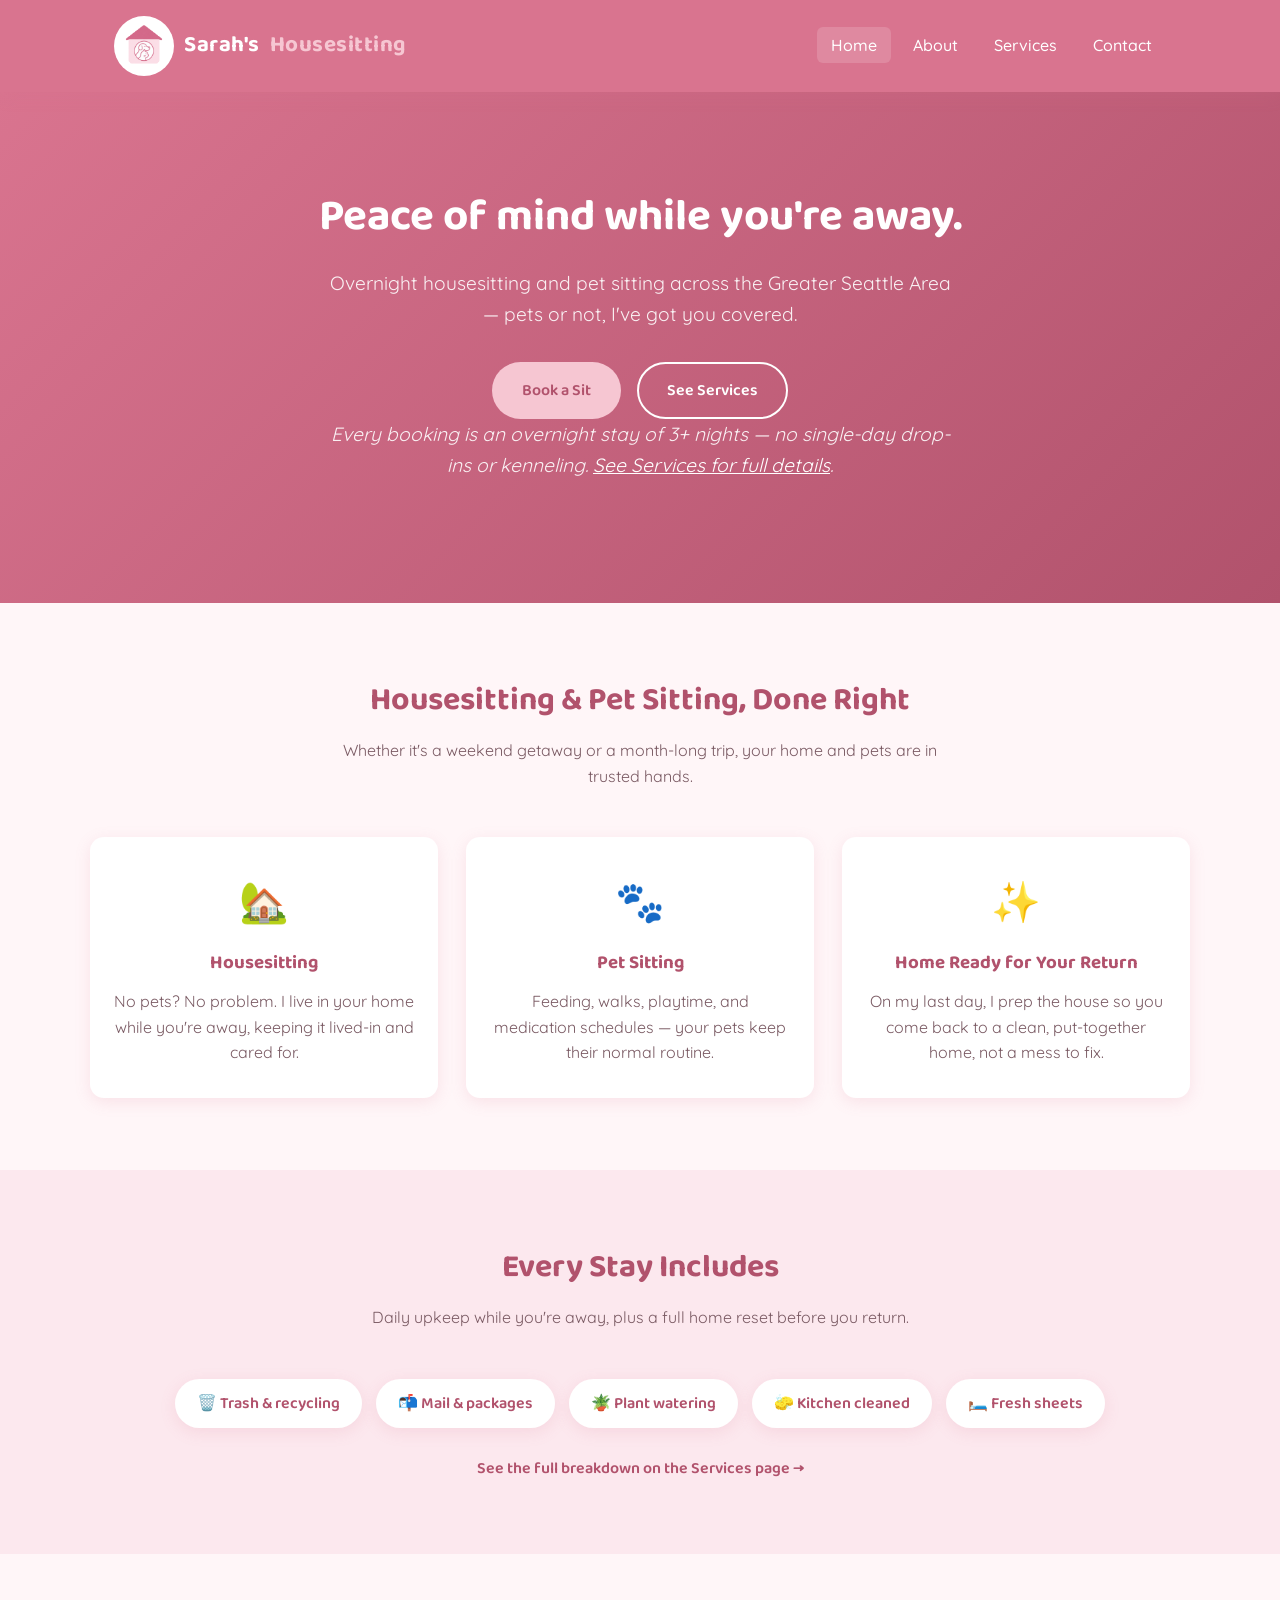
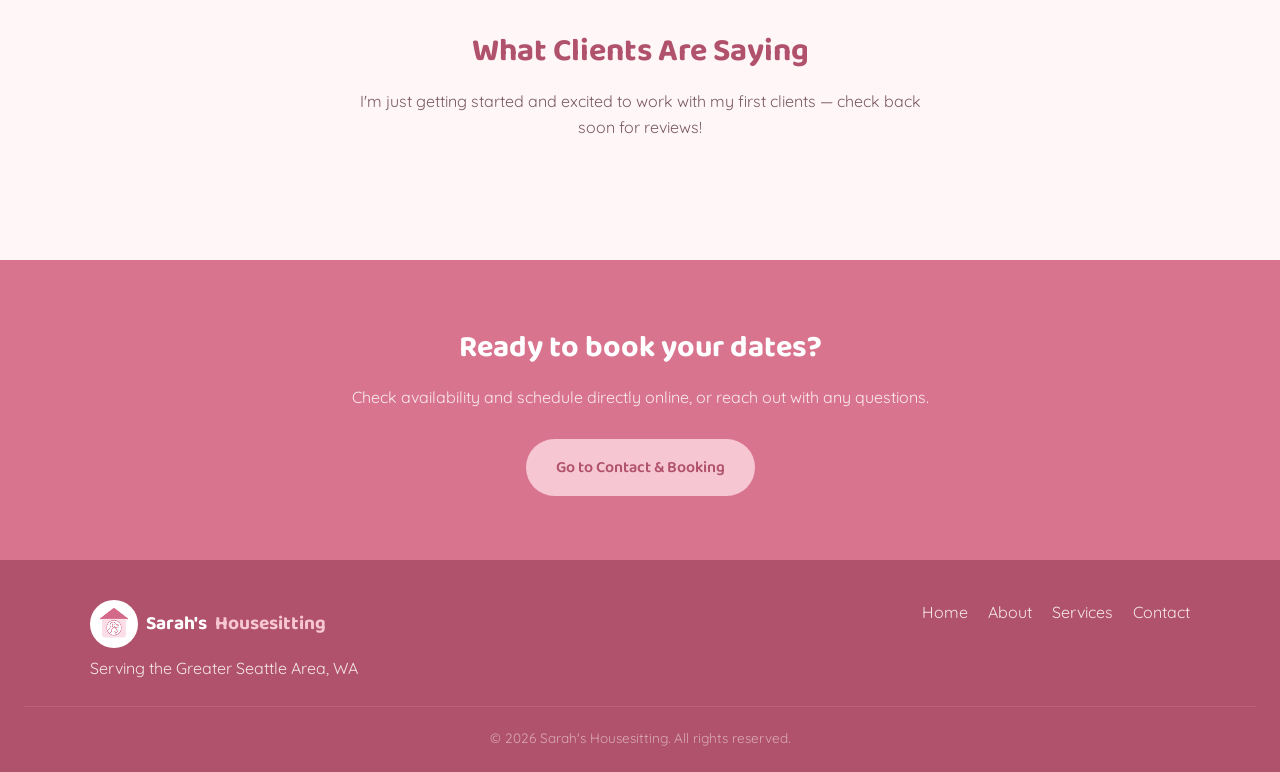
<file: index.html>
<!DOCTYPE html>
<html lang="en">
<head>
  <meta charset="UTF-8" />
  <meta name="viewport" content="width=device-width, initial-scale=1.0" />
  <title>Sarah's Housesitting | Trusted House &amp; Pet Sitting in Greater Seattle</title>
  <meta name="description" content="Sarah's Housesitting provides trusted, reliable house and pet sitting across the Greater Seattle Area, WA." />
  <link rel="icon" type="image/svg+xml" href="images/favicon.svg" />
  <meta property="og:title" content="Sarah's Housesitting | Trusted House &amp; Pet Sitting in Greater Seattle" />
  <meta property="og:description" content="Overnight house and pet sitting across the Greater Seattle Area, WA. Free consultation before every booking." />
  <meta property="og:type" content="website" />
  <link rel="preconnect" href="https://fonts.googleapis.com" />
  <link rel="preconnect" href="https://fonts.gstatic.com" crossorigin />
  <link href="https://fonts.googleapis.com/css2?family=Baloo+2:wght@500;600;700&family=Quicksand:wght@400;500;600;700&display=swap" rel="stylesheet" />
  <link rel="stylesheet" href="css/style.css" />
</head>
<body>

  <header class="site-header">
    <nav class="nav">
      <a href="index.html" class="nav-brand"><span class="brand-logo-wrap"><img src="images/logo-mark.png" alt="" class="brand-logo" /></span>Sarah's <span>Housesitting</span></a>
      <button class="nav-toggle" aria-label="Toggle navigation">
        <span></span><span></span><span></span>
      </button>
      <ul class="nav-links">
        <li><a href="index.html" class="active">Home</a></li>
        <li><a href="about.html">About</a></li>
        <li><a href="services.html">Services</a></li>
        <li><a href="contact.html">Contact</a></li>
      </ul>
    </nav>
  </header>

  <section class="hero">
    <h1>Peace of mind while you're away.</h1>
    <p>
      Overnight housesitting and pet sitting across the Greater Seattle Area &mdash; pets or not,
      I've got you covered.
    </p>
    <div class="hero-actions">
      <a href="contact.html" class="btn btn-primary">Book a Sit</a>
      <a href="services.html" class="btn btn-outline">See Services</a>
    </div>
    <p class="hero-note">
      Every booking is an overnight stay of 3+ nights &mdash; no single-day drop-ins or kenneling.
      <a href="services.html">See Services for full details</a>.
    </p>
  </section>

  <section>
    <h2 class="section-title">Housesitting &amp; Pet Sitting, Done Right</h2>
    <p class="section-subtitle">
      Whether it's a weekend getaway or a month-long trip, your home and pets are in trusted hands.
    </p>
    <div class="grid">
      <div class="card">
        <div class="icon">🏡</div>
        <h3>Housesitting</h3>
        <p>No pets? No problem. I live in your home while you're away, keeping it lived-in and cared for.</p>
      </div>
      <div class="card">
        <div class="icon">🐾</div>
        <h3>Pet Sitting</h3>
        <p>Feeding, walks, playtime, and medication schedules &mdash; your pets keep their normal routine.</p>
      </div>
      <div class="card">
        <div class="icon">✨</div>
        <h3>Home Ready for Your Return</h3>
        <p>On my last day, I prep the house so you come back to a clean, put-together home, not a mess to fix.</p>
      </div>
    </div>
  </section>

  <section class="alt">
    <h2 class="section-title">Every Stay Includes</h2>
    <p class="section-subtitle">
      Daily upkeep while you're away, plus a full home reset before you return.
    </p>
    <ul class="highlight-list">
      <li>🗑️ Trash &amp; recycling</li>
      <li>📬 Mail &amp; packages</li>
      <li>🪴 Plant watering</li>
      <li>🧽 Kitchen cleaned</li>
      <li>🛏️ Fresh sheets</li>
    </ul>
    <a href="services.html" class="section-link">See the full breakdown on the Services page &rarr;</a>
  </section>

  <section>
    <h2 class="section-title">What Clients Are Saying</h2>
    <p class="section-subtitle">
      I'm just getting started and excited to work with my first clients &mdash; check back soon for reviews!
    </p>
  </section>

  <section class="cta-band">
    <h2>Ready to book your dates?</h2>
    <p>Check availability and schedule directly online, or reach out with any questions.</p>
    <a href="contact.html" class="btn btn-primary">Go to Contact &amp; Booking</a>
  </section>

  <footer class="site-footer">
    <div class="footer-content">
      <div>
        <div class="footer-brand"><span class="brand-logo-wrap"><img src="images/logo-mark.png" alt="" class="brand-logo" /></span>Sarah's <span>Housesitting</span></div>
        <p>Serving the Greater Seattle Area, WA</p>
      </div>
      <ul class="footer-links">
        <li><a href="index.html">Home</a></li>
        <li><a href="about.html">About</a></li>
        <li><a href="services.html">Services</a></li>
        <li><a href="contact.html">Contact</a></li>
      </ul>
    </div>
    <div class="footer-bottom">
      &copy; <span id="year"></span> Sarah's Housesitting. All rights reserved.
    </div>
  </footer>

  <script src="js/main.js"></script>
</body>
</html>
</file>
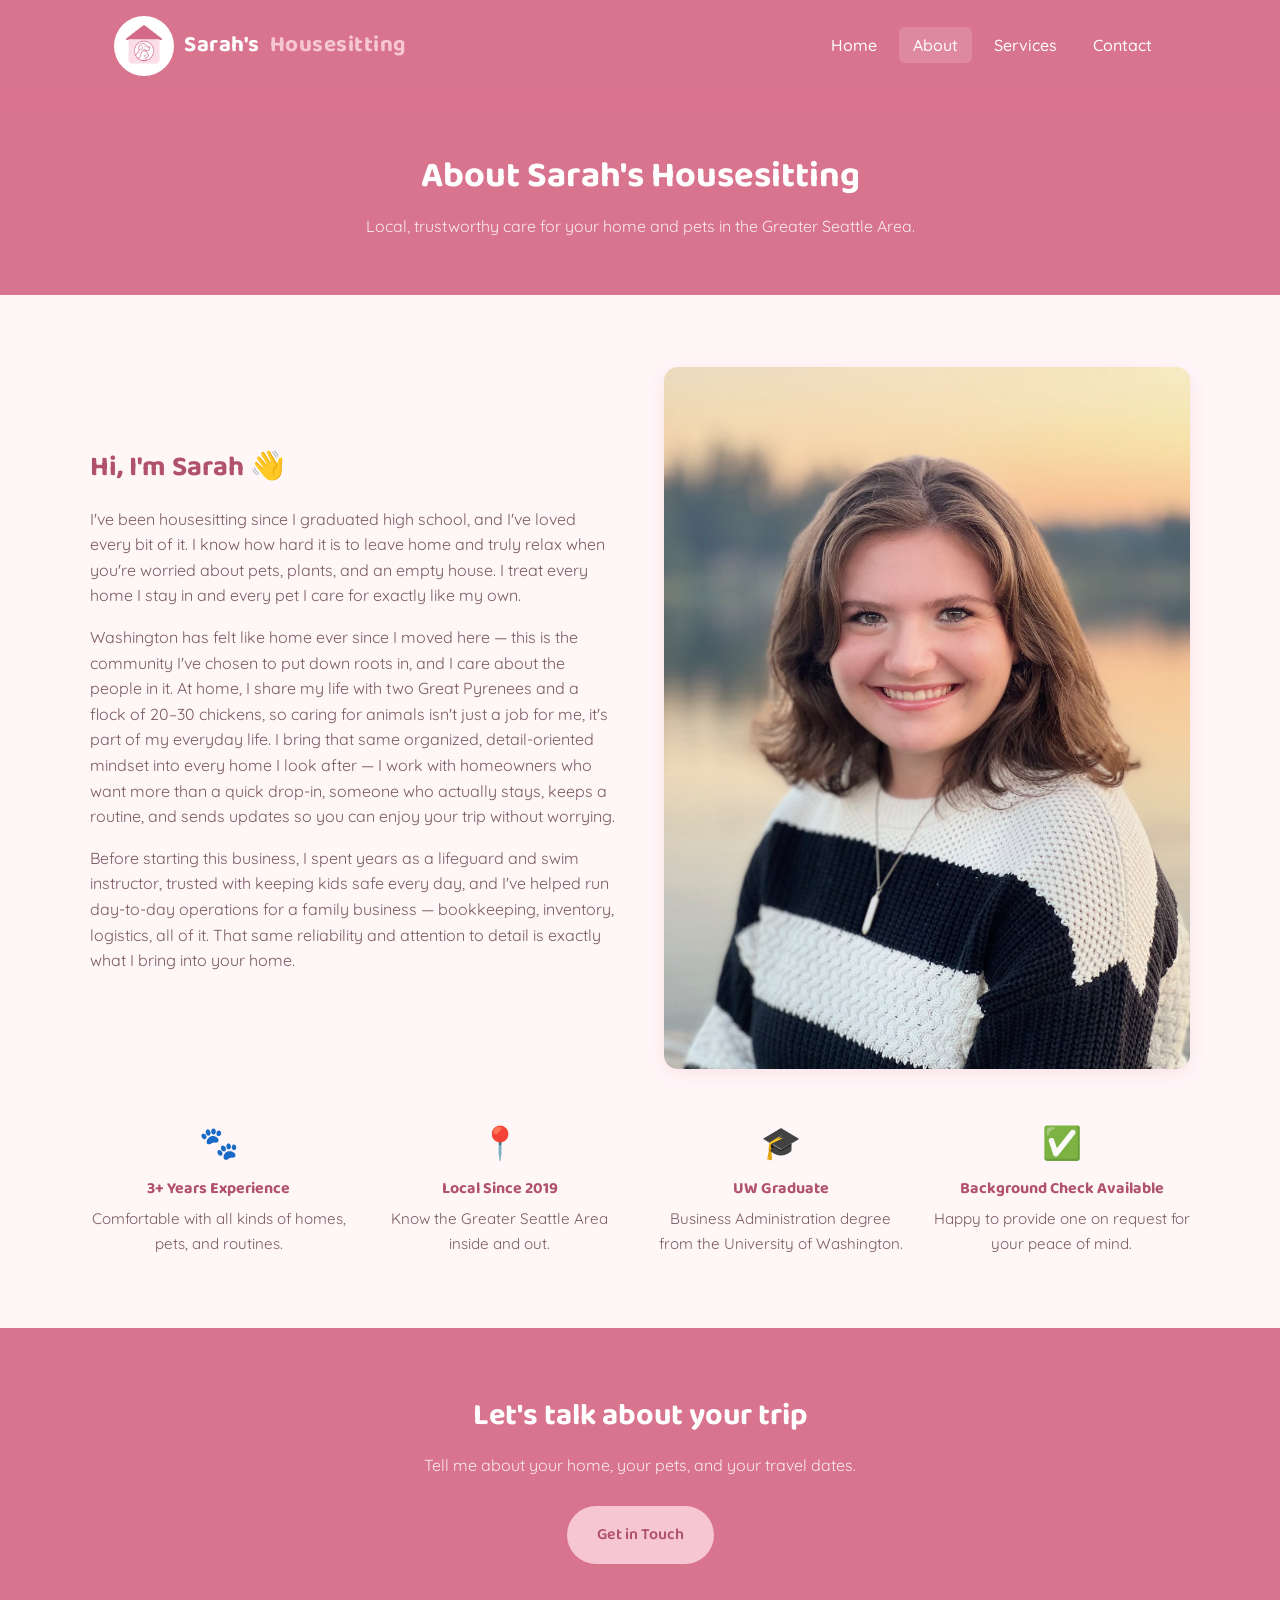
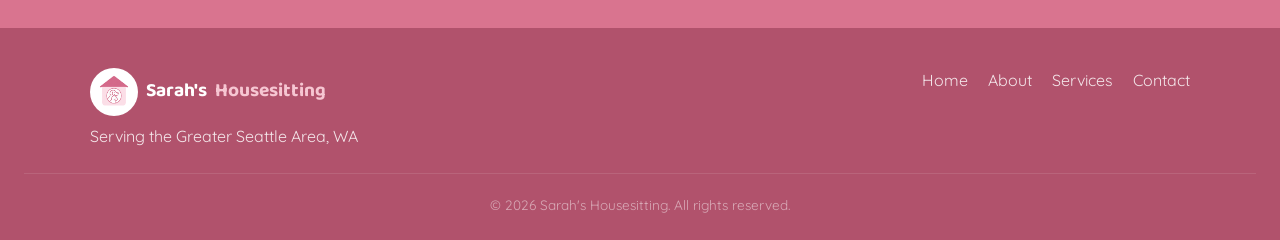
<file: about.html>
<!DOCTYPE html>
<html lang="en">
<head>
  <meta charset="UTF-8" />
  <meta name="viewport" content="width=device-width, initial-scale=1.0" />
  <title>About | Sarah's Housesitting</title>
  <meta name="description" content="Learn about Sarah's Housesitting, providing trusted house and pet sitting across the Greater Seattle Area, WA." />
  <link rel="icon" type="image/svg+xml" href="images/favicon.svg" />
  <meta property="og:title" content="About Sarah's Housesitting" />
  <meta property="og:description" content="Local, trustworthy house and pet sitting in the Greater Seattle Area, WA." />
  <meta property="og:type" content="website" />
  <link rel="preconnect" href="https://fonts.googleapis.com" />
  <link rel="preconnect" href="https://fonts.gstatic.com" crossorigin />
  <link href="https://fonts.googleapis.com/css2?family=Baloo+2:wght@500;600;700&family=Quicksand:wght@400;500;600;700&display=swap" rel="stylesheet" />
  <link rel="stylesheet" href="css/style.css" />
</head>
<body>

  <header class="site-header">
    <nav class="nav">
      <a href="index.html" class="nav-brand"><span class="brand-logo-wrap"><img src="images/logo-mark.png" alt="" class="brand-logo" /></span>Sarah's <span>Housesitting</span></a>
      <button class="nav-toggle" aria-label="Toggle navigation">
        <span></span><span></span><span></span>
      </button>
      <ul class="nav-links">
        <li><a href="index.html">Home</a></li>
        <li><a href="about.html" class="active">About</a></li>
        <li><a href="services.html">Services</a></li>
        <li><a href="contact.html">Contact</a></li>
      </ul>
    </nav>
  </header>

  <section class="page-hero">
    <h1>About Sarah's Housesitting</h1>
    <p>Local, trustworthy care for your home and pets in the Greater Seattle Area.</p>
  </section>

  <section>
    <div class="about-content">
      <div>
        <h2>Hi, I'm Sarah 👋</h2>
        <p>
          I've been housesitting since I graduated high school, and I've loved every bit of it.
          I know how hard it is to leave home and truly relax when you're worried about pets,
          plants, and an empty house. I treat every home I stay in and every pet I care for
          exactly like my own.
        </p>
        <p>
          Washington has felt like home ever since I moved here &mdash; this is the community I've
          chosen to put down roots in, and I care about the people in it. At home, I share my life
          with two Great Pyrenees and a flock of 20&ndash;30 chickens, so caring for animals isn't
          just a job for me, it's part of my everyday life. I bring that same organized,
          detail-oriented mindset into every home I look after &mdash; I work with homeowners who
          want more than a quick drop-in, someone who actually stays, keeps a routine, and sends
          updates so you can enjoy your trip without worrying.
        </p>
        <p>
          Before starting this business, I spent years as a lifeguard and swim instructor, trusted
          with keeping kids safe every day, and I've helped run day-to-day operations for a family
          business &mdash; bookkeeping, inventory, logistics, all of it. That same reliability and
          attention to detail is exactly what I bring into your home.
        </p>
      </div>
      <div>
        <img src="images/sarah-headshot.jpg" alt="Sarah, founder of Sarah's Housesitting" />
      </div>
    </div>

    <div class="values-grid">
      <div class="value">
        <div class="icon">🐾</div>
        <h4>3+ Years Experience</h4>
        <p>Comfortable with all kinds of homes, pets, and routines.</p>
      </div>
      <div class="value">
        <div class="icon">📍</div>
        <h4>Local Since 2019</h4>
        <p>Know the Greater Seattle Area inside and out.</p>
      </div>
      <div class="value">
        <div class="icon">🎓</div>
        <h4>UW Graduate</h4>
        <p>Business Administration degree from the University of Washington.</p>
      </div>
      <div class="value">
        <div class="icon">✅</div>
        <h4>Background Check Available</h4>
        <p>Happy to provide one on request for your peace of mind.</p>
      </div>
    </div>
  </section>

  <section class="cta-band">
    <h2>Let's talk about your trip</h2>
    <p>Tell me about your home, your pets, and your travel dates.</p>
    <a href="contact.html" class="btn btn-primary">Get in Touch</a>
  </section>

  <footer class="site-footer">
    <div class="footer-content">
      <div>
        <div class="footer-brand"><span class="brand-logo-wrap"><img src="images/logo-mark.png" alt="" class="brand-logo" /></span>Sarah's <span>Housesitting</span></div>
        <p>Serving the Greater Seattle Area, WA</p>
      </div>
      <ul class="footer-links">
        <li><a href="index.html">Home</a></li>
        <li><a href="about.html">About</a></li>
        <li><a href="services.html">Services</a></li>
        <li><a href="contact.html">Contact</a></li>
      </ul>
    </div>
    <div class="footer-bottom">
      &copy; <span id="year"></span> Sarah's Housesitting. All rights reserved.
    </div>
  </footer>

  <script src="js/main.js"></script>
</body>
</html>
</file>
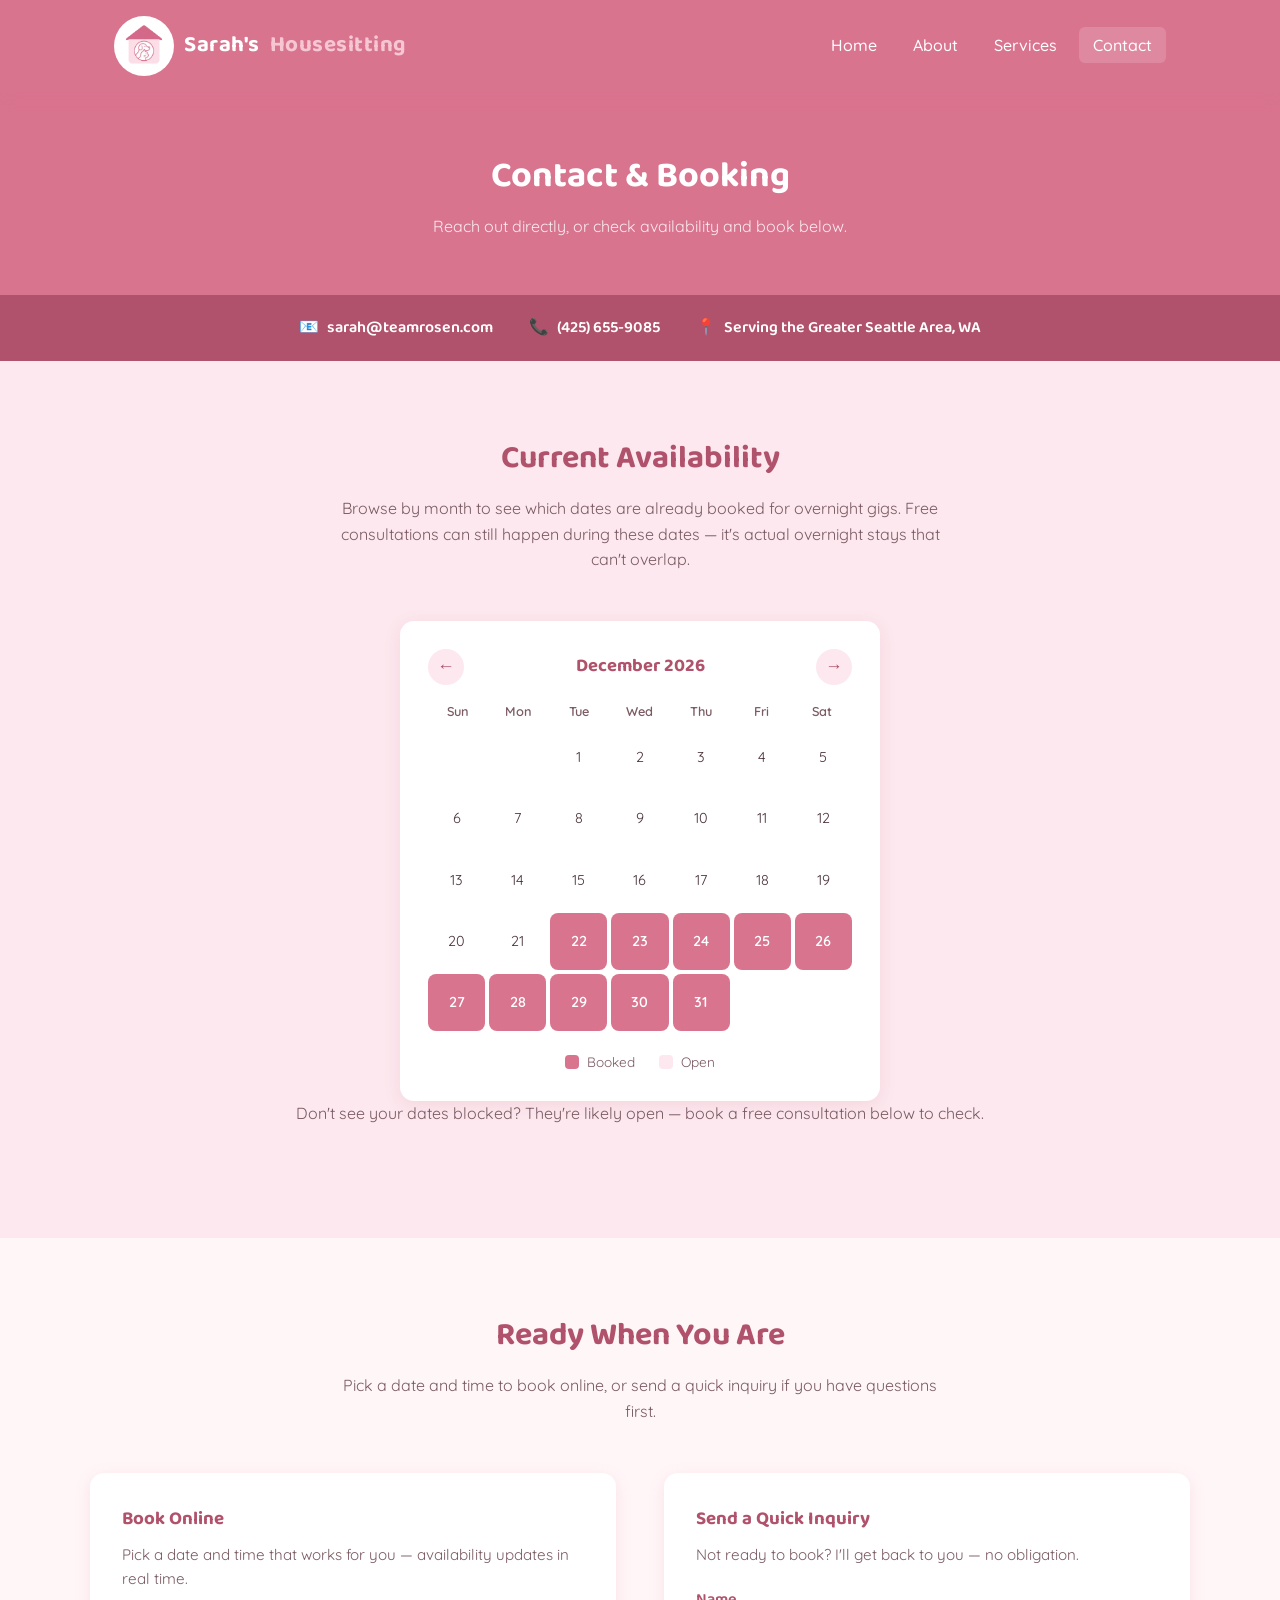
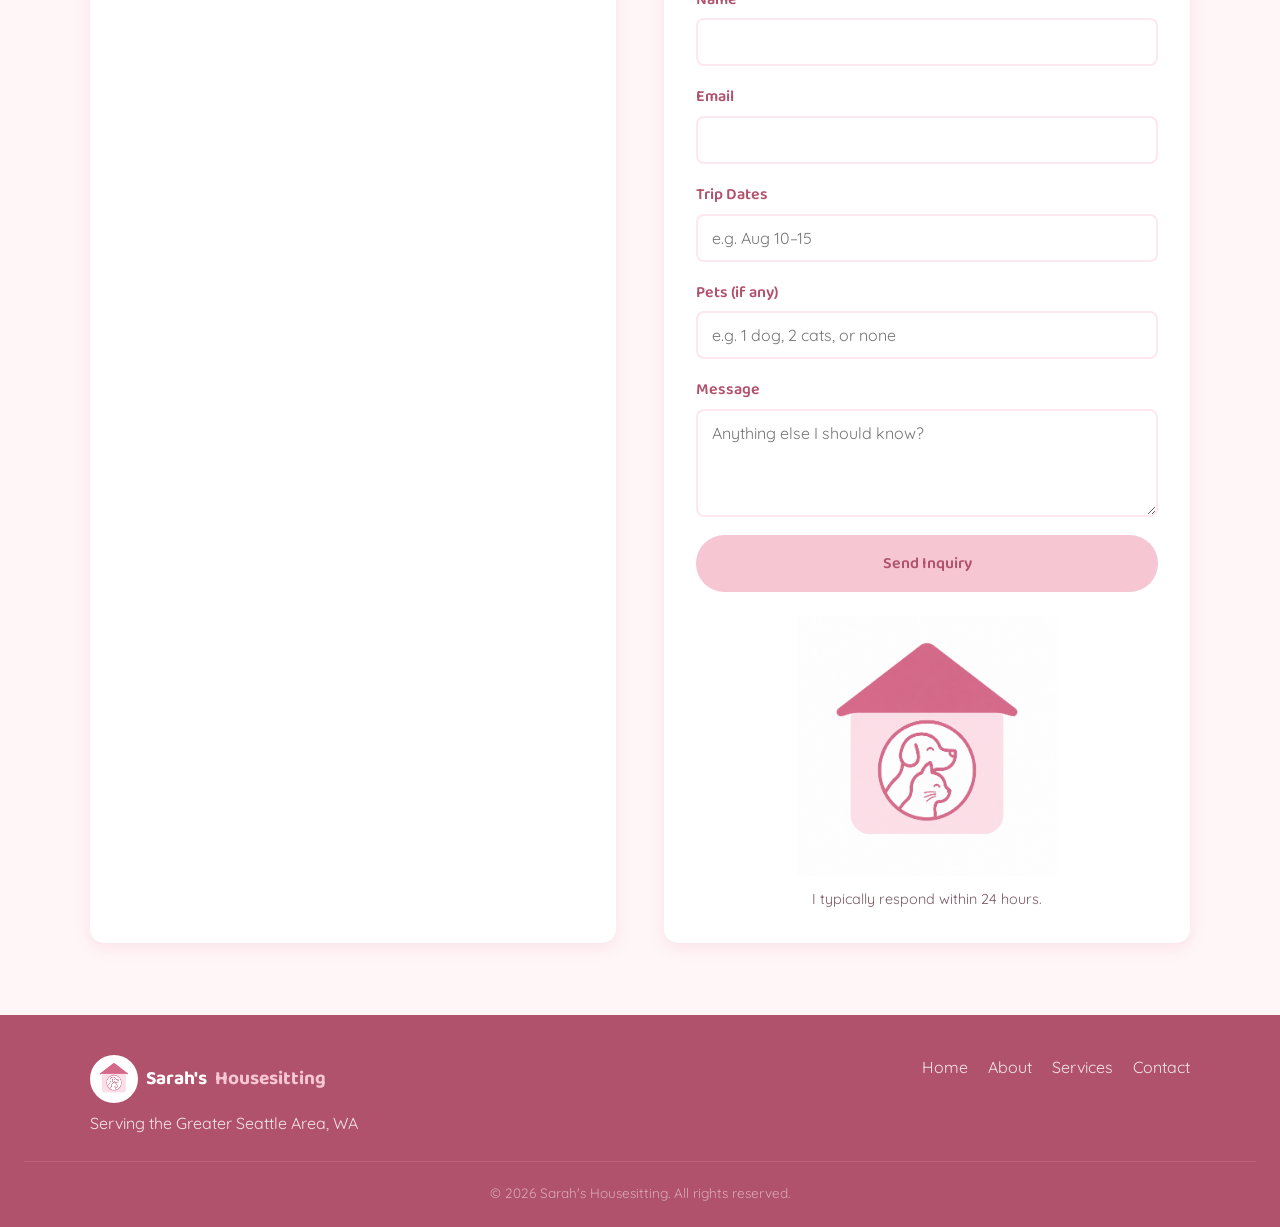
<file: contact.html>
<!DOCTYPE html>
<html lang="en">
<head>
  <meta charset="UTF-8" />
  <meta name="viewport" content="width=device-width, initial-scale=1.0" />
  <title>Contact &amp; Booking | Sarah's Housesitting</title>
  <meta name="description" content="Contact Sarah's Housesitting or book directly online. Serving the Greater Seattle Area, WA." />
  <link rel="icon" type="image/svg+xml" href="images/favicon.svg" />
  <meta property="og:title" content="Contact &amp; Booking | Sarah's Housesitting" />
  <meta property="og:description" content="Reach out or book your dates for house and pet sitting in the Greater Seattle Area, WA." />
  <meta property="og:type" content="website" />
  <link rel="preconnect" href="https://fonts.googleapis.com" />
  <link rel="preconnect" href="https://fonts.gstatic.com" crossorigin />
  <link href="https://fonts.googleapis.com/css2?family=Baloo+2:wght@500;600;700&family=Quicksand:wght@400;500;600;700&display=swap" rel="stylesheet" />
  <link rel="stylesheet" href="css/style.css" />
</head>
<body>

  <header class="site-header">
    <nav class="nav">
      <a href="index.html" class="nav-brand"><span class="brand-logo-wrap"><img src="images/logo-mark.png" alt="" class="brand-logo" /></span>Sarah's <span>Housesitting</span></a>
      <button class="nav-toggle" aria-label="Toggle navigation">
        <span></span><span></span><span></span>
      </button>
      <ul class="nav-links">
        <li><a href="index.html">Home</a></li>
        <li><a href="about.html">About</a></li>
        <li><a href="services.html">Services</a></li>
        <li><a href="contact.html" class="active">Contact</a></li>
      </ul>
    </nav>
  </header>

  <section class="page-hero">
    <h1>Contact &amp; Booking</h1>
    <p>Reach out directly, or check availability and book below.</p>
  </section>

  <section class="contact-ribbon">
    <div class="ribbon-content">
      <a href="mailto:sarah@teamrosen.com" class="ribbon-item">
        <span class="icon">📧</span> sarah@teamrosen.com
      </a>
      <a href="tel:+14256559085" class="ribbon-item">
        <span class="icon">📞</span> (425) 655-9085
      </a>
      <span class="ribbon-item">
        <span class="icon">📍</span> Serving the Greater Seattle Area, WA
      </span>
    </div>
  </section>

  <section class="alt">
    <h2 class="section-title">Current Availability</h2>
    <p class="section-subtitle">
      Browse by month to see which dates are already booked for overnight gigs. Free consultations
      can still happen during these dates &mdash; it's actual overnight stays that can't overlap.
    </p>
    <div class="availability-calendar">
      <div class="cal-header">
        <button type="button" id="cal-prev" class="cal-nav-btn" aria-label="Previous month">&larr;</button>
        <h3 id="cal-month-label"></h3>
        <button type="button" id="cal-next" class="cal-nav-btn" aria-label="Next month">&rarr;</button>
      </div>
      <div class="cal-weekdays">
        <span>Sun</span><span>Mon</span><span>Tue</span><span>Wed</span><span>Thu</span><span>Fri</span><span>Sat</span>
      </div>
      <div class="cal-grid" id="cal-grid"></div>
      <div class="cal-legend">
        <span class="cal-legend-item"><span class="cal-dot booked"></span> Booked</span>
        <span class="cal-legend-item"><span class="cal-dot open"></span> Open</span>
      </div>
    </div>
    <p class="pricing-note">
      Don't see your dates blocked? They're likely open &mdash; book a free consultation below to check.
    </p>
  </section>

  <section>
    <h2 class="section-title">Ready When You Are</h2>
    <p class="section-subtitle">
      Pick a date and time to book online, or send a quick inquiry if you have questions first.
    </p>
    <div class="contact-layout">
      <div class="booking-card">
        <h3>Book Online</h3>
        <p class="hint">
          Pick a date and time that works for you &mdash; availability updates in real time.
        </p>

        <div id="cal-inline"></div>
        <noscript>
          <div class="booking-fallback">
            Online booking requires JavaScript. Please email or call to schedule.
          </div>
        </noscript>
      </div>

      <form id="inquiry-form" class="inquiry-form" action="https://formspree.io/f/xwvdznve" method="POST">
        <h3>Send a Quick Inquiry</h3>
        <p class="hint">Not ready to book? I'll get back to you &mdash; no obligation.</p>
        <div class="form-row">
          <label for="inq-name">Name</label>
          <input type="text" id="inq-name" name="name" required />
        </div>
        <div class="form-row">
          <label for="inq-email">Email</label>
          <input type="email" id="inq-email" name="email" required />
        </div>
        <div class="form-row">
          <label for="inq-dates">Trip Dates</label>
          <input type="text" id="inq-dates" name="dates" placeholder="e.g. Aug 10&ndash;15" required />
        </div>
        <div class="form-row">
          <label for="inq-pets">Pets (if any)</label>
          <input type="text" id="inq-pets" name="pets" placeholder="e.g. 1 dog, 2 cats, or none" />
        </div>
        <div class="form-row">
          <label for="inq-message">Message</label>
          <textarea id="inq-message" name="message" rows="4" placeholder="Anything else I should know?"></textarea>
        </div>
        <button type="submit" class="btn btn-primary">Send Inquiry</button>
        <p id="inquiry-status" class="form-status" hidden></p>

        <div class="inquiry-footer">
          <img src="images/logo.png" alt="Sarah's Housesitting logo" />
          <p>I typically respond within 24 hours.</p>
        </div>
      </form>
    </div>
  </section>

  <footer class="site-footer">
    <div class="footer-content">
      <div>
        <div class="footer-brand"><span class="brand-logo-wrap"><img src="images/logo-mark.png" alt="" class="brand-logo" /></span>Sarah's <span>Housesitting</span></div>
        <p>Serving the Greater Seattle Area, WA</p>
      </div>
      <ul class="footer-links">
        <li><a href="index.html">Home</a></li>
        <li><a href="about.html">About</a></li>
        <li><a href="services.html">Services</a></li>
        <li><a href="contact.html">Contact</a></li>
      </ul>
    </div>
    <div class="footer-bottom">
      &copy; <span id="year"></span> Sarah's Housesitting. All rights reserved.
    </div>
  </footer>

  <script src="js/main.js"></script>

  <!-- Cal.com inline booking embed -->
  <script type="text/javascript">
    var CAL_LINK = "sarahs-housesitting/free-consultation";

    (function (C, A, L) {
      let p = function (a, ar) { a.q.push(ar); };
      let d = C.document;
      C.Cal = C.Cal || function () {
        let cal = C.Cal;
        let ar = arguments;
        if (!cal.loaded) {
          cal.ns = {};
          cal.q = cal.q || [];
          d.head.appendChild(d.createElement("script")).src = A;
          cal.loaded = true;
        }
        if (ar[0] === L) {
          const api = function () { p(api, arguments); };
          const namespace = ar[1];
          api.q = api.q || [];
          if (typeof namespace === "string") {
            cal.ns[namespace] = cal.ns[namespace] || api;
            p(cal.ns[namespace], ar);
            p(cal, ["initNamespace", namespace]);
          } else p(cal, ar);
          return;
        }
        p(cal, ar);
      };
    })(window, "https://app.cal.com/embed/embed.js", "init");

    Cal("init", "housesit", { origin: "https://cal.com" });

    Cal.ns["housesit"]("inline", {
      elementOrSelector: "#cal-inline",
      config: { layout: "month_view" },
      calLink: CAL_LINK,
    });

    Cal.ns["housesit"]("ui", {
      styles: { branding: { brandColor: "#d9748f" } },
      hideEventTypeDetails: false,
      layout: "month_view",
    });
  </script>
</body>
</html>
</file>
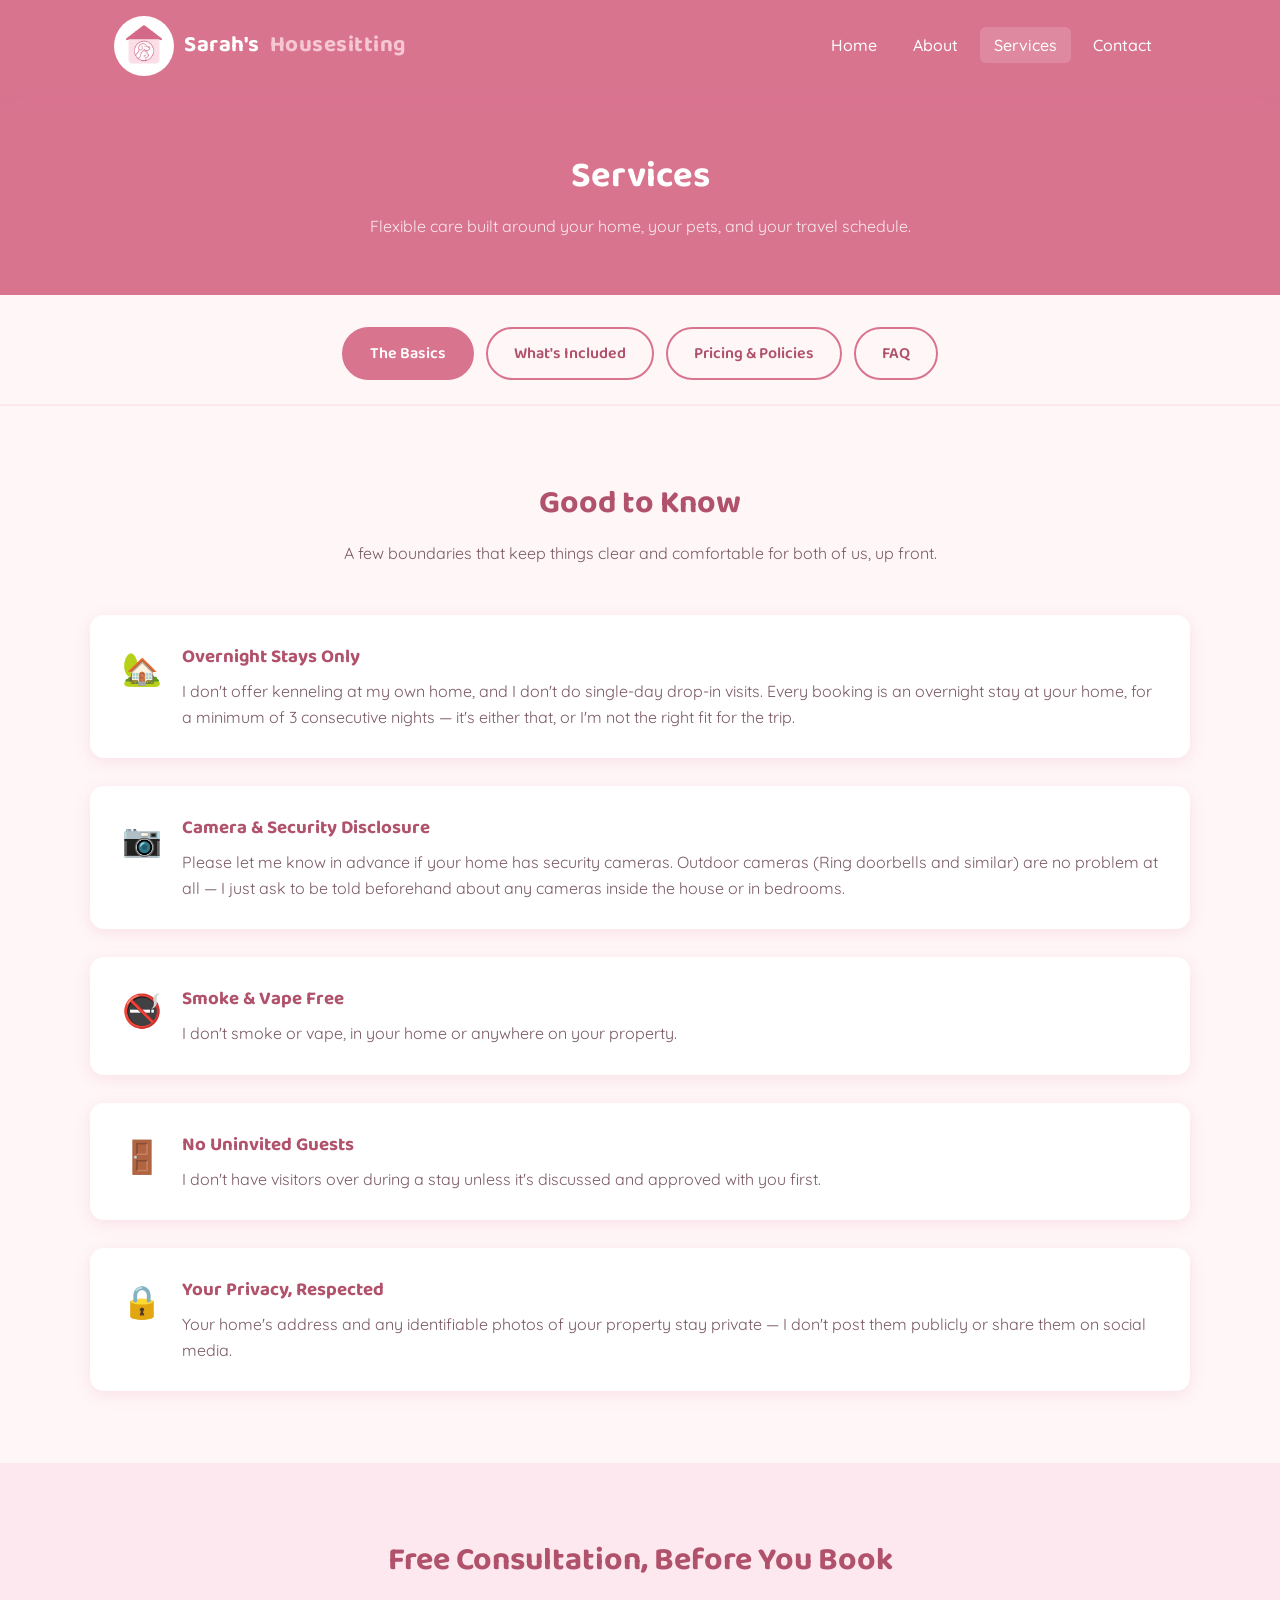
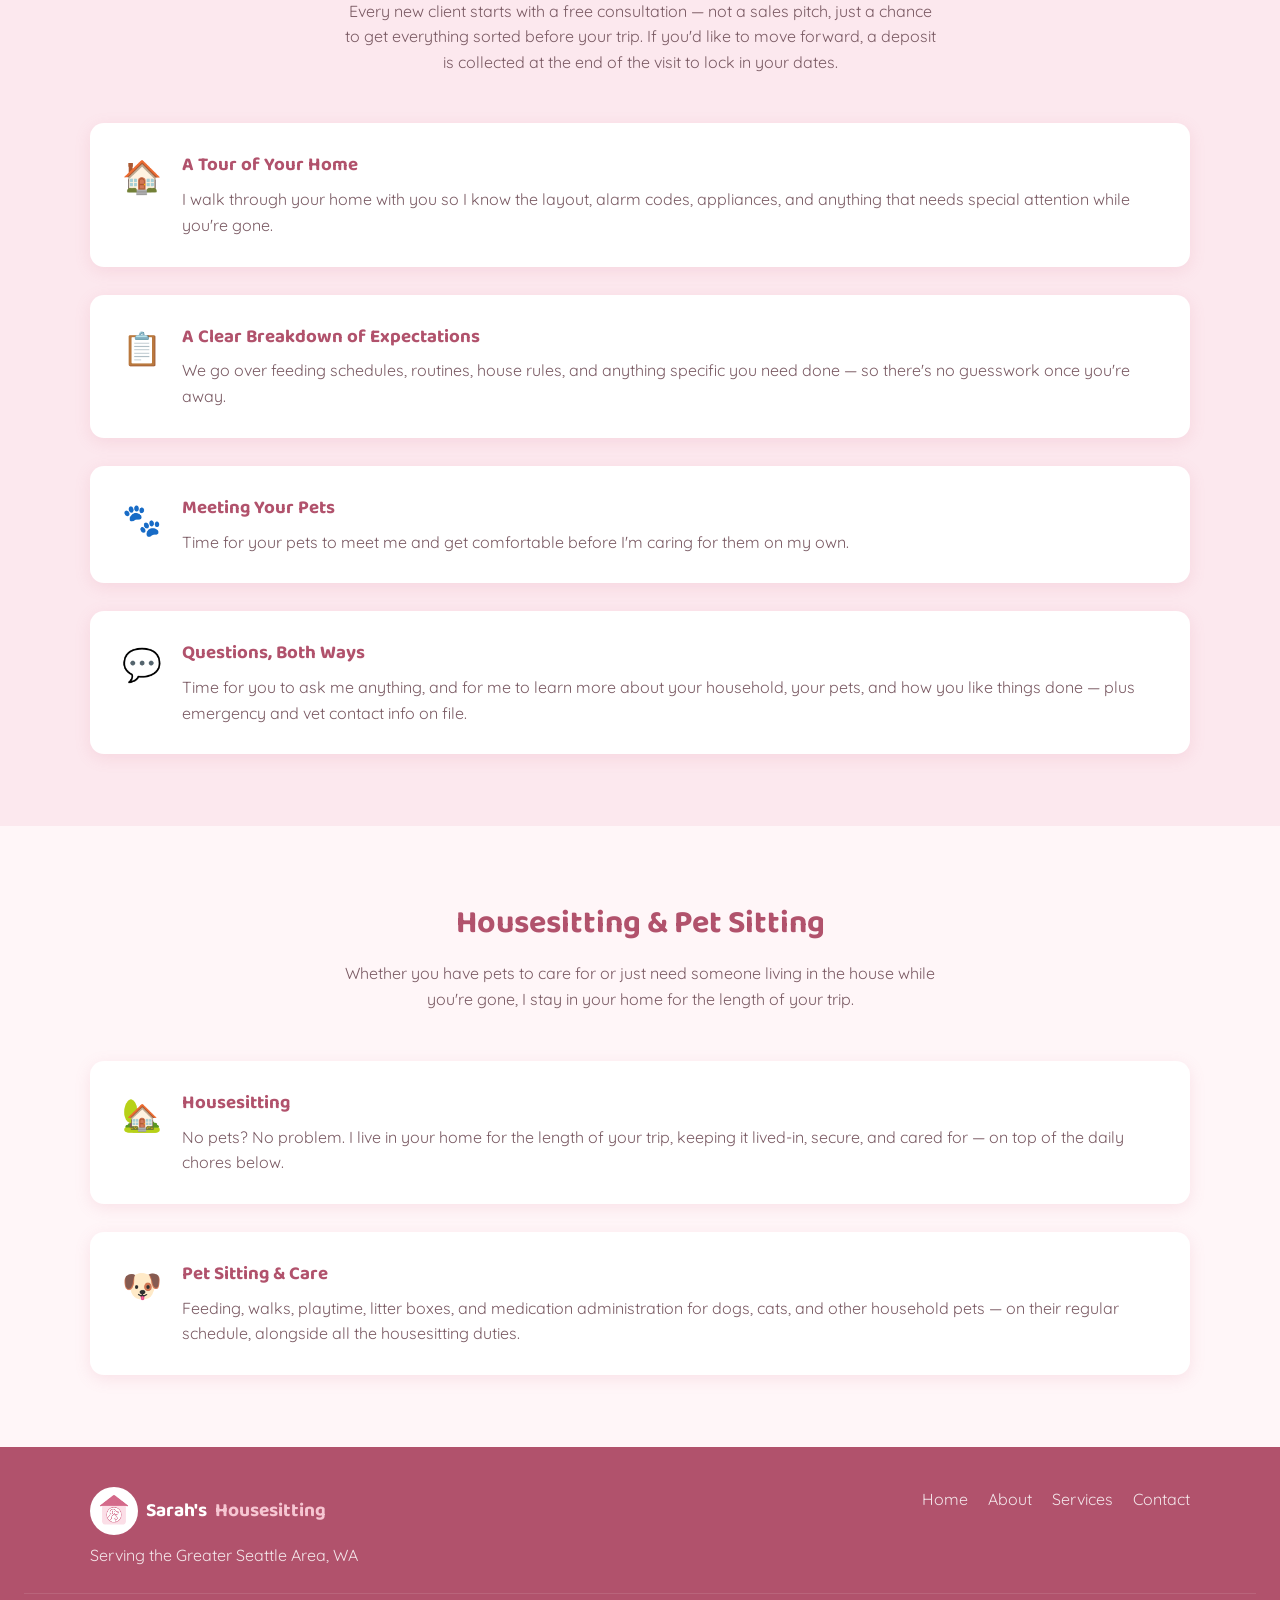
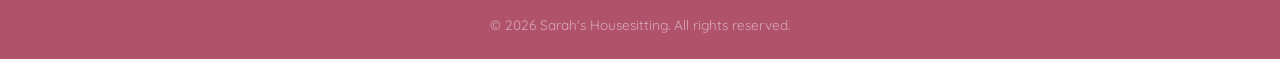
<file: services.html>
<!DOCTYPE html>
<html lang="en">
<head>
  <meta charset="UTF-8" />
  <meta name="viewport" content="width=device-width, initial-scale=1.0" />
  <title>Services | Sarah's Housesitting</title>
  <meta name="description" content="Overnight housesitting and pet sitting with transparent pricing across the Greater Seattle Area, WA." />
  <link rel="icon" type="image/svg+xml" href="images/favicon.svg" />
  <meta property="og:title" content="Services | Sarah's Housesitting" />
  <meta property="og:description" content="Overnight housesitting and pet sitting, transparent pricing, and clear policies for the Greater Seattle Area, WA." />
  <meta property="og:type" content="website" />
  <link rel="preconnect" href="https://fonts.googleapis.com" />
  <link rel="preconnect" href="https://fonts.gstatic.com" crossorigin />
  <link href="https://fonts.googleapis.com/css2?family=Baloo+2:wght@500;600;700&family=Quicksand:wght@400;500;600;700&display=swap" rel="stylesheet" />
  <link rel="stylesheet" href="css/style.css" />
</head>
<body>

  <header class="site-header">
    <nav class="nav">
      <a href="index.html" class="nav-brand"><span class="brand-logo-wrap"><img src="images/logo-mark.png" alt="" class="brand-logo" /></span>Sarah's <span>Housesitting</span></a>
      <button class="nav-toggle" aria-label="Toggle navigation">
        <span></span><span></span><span></span>
      </button>
      <ul class="nav-links">
        <li><a href="index.html">Home</a></li>
        <li><a href="about.html">About</a></li>
        <li><a href="services.html" class="active">Services</a></li>
        <li><a href="contact.html">Contact</a></li>
      </ul>
    </nav>
  </header>

  <section class="page-hero">
    <h1>Services</h1>
    <p>Flexible care built around your home, your pets, and your travel schedule.</p>
  </section>

  <nav class="tabs-nav">
    <div class="tab-buttons" role="tablist">
      <button class="tab-btn active" data-tab="how-it-works" role="tab" aria-selected="true">The Basics</button>
      <button class="tab-btn" data-tab="whats-included" role="tab" aria-selected="false">What's Included</button>
      <button class="tab-btn" data-tab="pricing" role="tab" aria-selected="false">Pricing &amp; Policies</button>
      <button class="tab-btn" data-tab="faq" role="tab" aria-selected="false">FAQ</button>
    </div>
  </nav>

  <div class="tab-panel" data-panel="how-it-works">

  <section>
    <h2 class="section-title">Good to Know</h2>
    <p class="section-subtitle">
      A few boundaries that keep things clear and comfortable for both of us, up front.
    </p>
    <div class="service-detail">
      <div class="service-item">
        <div class="icon">🏡</div>
        <div>
          <h3>Overnight Stays Only</h3>
          <p>
            I don't offer kenneling at my own home, and I don't do single-day drop-in visits.
            Every booking is an overnight stay at your home, for a minimum of 3 consecutive
            nights &mdash; it's either that, or I'm not the right fit for the trip.
          </p>
        </div>
      </div>

      <div class="service-item">
        <div class="icon">📷</div>
        <div>
          <h3>Camera &amp; Security Disclosure</h3>
          <p>
            Please let me know in advance if your home has security cameras. Outdoor cameras
            (Ring doorbells and similar) are no problem at all &mdash; I just ask to be told
            beforehand about any cameras inside the house or in bedrooms.
          </p>
        </div>
      </div>

      <div class="service-item">
        <div class="icon">🚭</div>
        <div>
          <h3>Smoke &amp; Vape Free</h3>
          <p>I don't smoke or vape, in your home or anywhere on your property.</p>
        </div>
      </div>

      <div class="service-item">
        <div class="icon">🚪</div>
        <div>
          <h3>No Uninvited Guests</h3>
          <p>I don't have visitors over during a stay unless it's discussed and approved with you first.</p>
        </div>
      </div>

      <div class="service-item">
        <div class="icon">🔒</div>
        <div>
          <h3>Your Privacy, Respected</h3>
          <p>
            Your home's address and any identifiable photos of your property stay private &mdash;
            I don't post them publicly or share them on social media.
          </p>
        </div>
      </div>
    </div>
  </section>

  <section class="alt">
    <h2 class="section-title">Free Consultation, Before You Book</h2>
    <p class="section-subtitle">
      Every new client starts with a free consultation &mdash; not a sales pitch, just a chance to
      get everything sorted before your trip. If you'd like to move forward, a deposit is collected
      at the end of the visit to lock in your dates.
    </p>
    <div class="service-detail">
      <div class="service-item">
        <div class="icon">🏠</div>
        <div>
          <h3>A Tour of Your Home</h3>
          <p>
            I walk through your home with you so I know the layout, alarm codes, appliances, and
            anything that needs special attention while you're gone.
          </p>
        </div>
      </div>

      <div class="service-item">
        <div class="icon">📋</div>
        <div>
          <h3>A Clear Breakdown of Expectations</h3>
          <p>
            We go over feeding schedules, routines, house rules, and anything specific you need done
            &mdash; so there's no guesswork once you're away.
          </p>
        </div>
      </div>

      <div class="service-item">
        <div class="icon">🐾</div>
        <div>
          <h3>Meeting Your Pets</h3>
          <p>
            Time for your pets to meet me and get comfortable before I'm caring for them on my own.
          </p>
        </div>
      </div>

      <div class="service-item">
        <div class="icon">💬</div>
        <div>
          <h3>Questions, Both Ways</h3>
          <p>
            Time for you to ask me anything, and for me to learn more about your household, your pets,
            and how you like things done &mdash; plus emergency and vet contact info on file.
          </p>
        </div>
      </div>
    </div>
  </section>

  <section>
    <h2 class="section-title">Housesitting &amp; Pet Sitting</h2>
    <p class="section-subtitle">
      Whether you have pets to care for or just need someone living in the house while you're gone,
      I stay in your home for the length of your trip.
    </p>
    <div class="service-detail">
      <div class="service-item">
        <div class="icon">🏡</div>
        <div>
          <h3>Housesitting</h3>
          <p>
            No pets? No problem. I live in your home for the length of your trip, keeping it lived-in,
            secure, and cared for &mdash; on top of the daily chores below.
          </p>
        </div>
      </div>

      <div class="service-item">
        <div class="icon">🐶</div>
        <div>
          <h3>Pet Sitting &amp; Care</h3>
          <p>
            Feeding, walks, playtime, litter boxes, and medication administration for dogs, cats, and
            other household pets &mdash; on their regular schedule, alongside all the housesitting duties.
          </p>
        </div>
      </div>
    </div>
  </section>

  </div>

  <div class="tab-panel" data-panel="whats-included" hidden>

  <section>
    <h2 class="section-title">Daily Home Care</h2>
    <p class="section-subtitle">
      These chores are handled every day I'm in your home, whether it's a housesit or a pet sit.
    </p>
    <div class="grid">
      <div class="card">
        <div class="icon">🗑️</div>
        <h3>Trash &amp; Recycling</h3>
        <p>Taken out on your normal collection schedule.</p>
      </div>
      <div class="card">
        <div class="icon">📬</div>
        <h3>Mail &amp; Package Pickup</h3>
        <p>Collected as needed so nothing piles up at the door.</p>
      </div>
      <div class="card">
        <div class="icon">🪴</div>
        <h3>Plant Watering</h3>
        <p>Both indoor and outdoor plants watered and kept healthy.</p>
      </div>
    </div>
  </section>

  <section class="alt">
    <h2 class="section-title">Home Reset for Your Return</h2>
    <p class="section-subtitle">
      On the day I leave, I prep the house so you come home to a clean, put-together space
      &mdash; not a mess waiting for you.
    </p>
    <div class="grid">
      <div class="card">
        <div class="icon">🗑️</div>
        <h3>Trash Cans Emptied</h3>
        <p>All trash cans emptied before you're back.</p>
      </div>
      <div class="card">
        <div class="icon">🧽</div>
        <h3>Kitchen Cleaned</h3>
        <p>Counters wiped down and any remaining dishes finished up, so the kitchen is spotless.</p>
      </div>
      <div class="card">
        <div class="icon">🛏️</div>
        <h3>Fresh Sheets</h3>
        <p>Beds I used are stripped and remade with fresh sheets.</p>
      </div>
    </div>
  </section>

  </div>

  <div class="tab-panel" data-panel="pricing" hidden>

  <section>
    <h2 class="section-title">Time &amp; Scheduling</h2>
    <p class="section-subtitle">
      Transparency on how much I'm in the home during a stay &mdash; so there are no surprises for
      either of us, and it's clear why pricing below has two base rates.
    </p>
    <div class="service-detail">
      <div class="service-item">
        <div class="icon">🗓️</div>
        <div>
          <h3>Standard Presence</h3>
          <p>
            I'm home overnight and present for all scheduled feeding and care windows, but I do have
            flexibility to step out during the day for errands, appointments, or to see friends
            &mdash; typically no more than 6&ndash;8 hours away at a stretch. I'm always back to
            sleep at your home overnight.
          </p>
        </div>
      </div>

      <div class="service-item">
        <div class="icon">🏠</div>
        <div>
          <h3>Extended Presence</h3>
          <p>
            For pets or situations that need more company throughout the day &mdash; anxious pets,
            medical needs, young puppies &mdash; I can commit to being in or around your home for
            most of the day (8+ hours), with minimal time away.
          </p>
        </div>
      </div>
    </div>
  </section>

  <section class="alt">
    <h2 class="section-title">Pricing</h2>
    <p class="section-subtitle">
      Transparent, &agrave; la carte pricing &mdash; so you know exactly what your stay will cost before you book.
    </p>
    <div class="pricing-table-wrap">
      <table class="pricing-table">
        <thead>
          <tr>
            <th>What</th>
            <th>Cost</th>
            <th>Notes</th>
          </tr>
        </thead>
        <tbody>
          <tr>
            <td>Standard Presence base rate (per night)</td>
            <td>$100</td>
            <td>Housesitting or pet sitting, 1 pet &mdash; flexible daytime schedule</td>
          </tr>
          <tr>
            <td>Extended Presence base rate (per night)</td>
            <td>$150</td>
            <td>For pets/situations needing 8+ hours of in-home company per day</td>
          </tr>
          <tr>
            <td>Each additional pet</td>
            <td>+$10/night</td>
            <td>2nd pet, 3rd pet, etc.</td>
          </tr>
          <tr>
            <td>Pet on medication / special-needs care</td>
            <td>+$10/night per pet</td>
            <td>Stacks with the additional-pet fee</td>
          </tr>
          <tr>
            <td>Multi-night stay (5+ consecutive nights)</td>
            <td>&minus;10%</td>
            <td>Discount for longer, more efficient bookings</td>
          </tr>
          <tr>
            <td>Holidays / peak travel periods</td>
            <td>+25&ndash;50%</td>
            <td>New Year's, Thanksgiving, major holidays</td>
          </tr>
          <tr>
            <td>Last-minute booking (under 48 hrs)</td>
            <td>+$10&ndash;$25 flat</td>
            <td>Compensates for limited prep time</td>
          </tr>
        </tbody>
      </table>
    </div>
    <p class="pricing-note">
      Free consultation for every new client &mdash; pricing above applies once your stay is booked.
      Reach out with your dates for an exact quote.
    </p>
  </section>

  <section>
    <h2 class="section-title">Deposit &amp; Cancellation Policy</h2>
    <p class="section-subtitle">
      Straightforward and fair &mdash; so both of us are protected once dates are confirmed.
    </p>
    <div class="policy-card">
      <h3>Deposit</h3>
      <p>
        There's no charge for the consultation itself. To confirm your dates, a deposit of 20% of
        your total booking cost is collected in person at the end of your free consultation. This
        single payment covers my travel to and from your home &mdash; so there's no separate
        distance fee &mdash; and it's credited toward your total balance, not an added cost. The
        remaining balance is due when you arrive back home at the end of your trip.
      </p>
      <h3>Cancellation</h3>
      <p>
        Deposits are non-refundable. Once your dates are confirmed, I turn down other bookings for
        that window, so the deposit covers that commitment and my travel costs regardless of when a
        cancellation happens.
      </p>
    </div>
    <div style="text-align:center; margin-top: 32px;">
      <a href="contact.html" class="btn btn-primary">Request a Quote</a>
    </div>
  </section>

  </div>

  <div class="tab-panel" data-panel="faq" hidden>

  <section>
    <h2 class="section-title">Frequently Asked Questions</h2>
    <p class="section-subtitle">Straight answers to the questions I hear most.</p>
    <div class="faq-list">
      <details class="faq-item">
        <summary>What areas do you serve?</summary>
        <p>
          The Greater Seattle Area, including Woodinville, Redmond, Kirkland, Seattle, Bellevue,
          Everett, and Lynnwood. I generally can't commit to areas more than 45 minutes from home,
          since I need to be able to get back to my own area for doctor's appointments or personal
          matters if something comes up during your trip.
        </p>
      </details>

      <details class="faq-item">
        <summary>Do you offer single-night stays or drop-in visits?</summary>
        <p>
          No &mdash; every booking is an overnight stay at your home, for a minimum of 3
          consecutive nights. I don't offer kenneling at my own home or single-day drop-ins.
        </p>
      </details>

      <details class="faq-item">
        <summary>How do I book a stay?</summary>
        <p>
          Start with a free consultation &mdash; no obligation. If you'd like to move forward, a
          20% deposit is collected at the end of that visit to lock in your dates.
        </p>
      </details>

      <details class="faq-item">
        <summary>What if I need to cancel?</summary>
        <p>
          Deposits are non-refundable, since I turn down other bookings once your dates are
          confirmed. See <a href="#" class="tab-link" data-tab="pricing">Pricing &amp; Policies</a>
          for full details.
        </p>
      </details>

      <details class="faq-item">
        <summary>Will I get updates while I'm away?</summary>
        <p>Yes &mdash; I send photo and text updates throughout your stay so you always know how things are going.</p>
      </details>

      <details class="faq-item">
        <summary>What's the difference between Standard and Extended Presence?</summary>
        <p>
          Standard Presence (included in the base rate) means I'm home overnight and for all
          feeding/care windows, with some daytime flexibility to run errands. Extended Presence is
          an upgraded tier for pets or situations that need me home most of the day. See
          <a href="#" class="tab-link" data-tab="pricing">Pricing &amp; Policies</a> for rates.
        </p>
      </details>

      <details class="faq-item">
        <summary>Do you offer a discount for longer stays?</summary>
        <p>Yes &mdash; stays of 5+ consecutive nights get a 10% discount.</p>
      </details>

      <details class="faq-item">
        <summary>What if my home has security cameras?</summary>
        <p>
          Just let me know in advance. Outdoor cameras (like Ring doorbells) are totally fine
          &mdash; I ask to be told beforehand about any cameras inside the house or in bedrooms.
        </p>
      </details>
    </div>
  </section>

  </div>

  <footer class="site-footer">
    <div class="footer-content">
      <div>
        <div class="footer-brand"><span class="brand-logo-wrap"><img src="images/logo-mark.png" alt="" class="brand-logo" /></span>Sarah's <span>Housesitting</span></div>
        <p>Serving the Greater Seattle Area, WA</p>
      </div>
      <ul class="footer-links">
        <li><a href="index.html">Home</a></li>
        <li><a href="about.html">About</a></li>
        <li><a href="services.html">Services</a></li>
        <li><a href="contact.html">Contact</a></li>
      </ul>
    </div>
    <div class="footer-bottom">
      &copy; <span id="year"></span> Sarah's Housesitting. All rights reserved.
    </div>
  </footer>

  <script src="js/main.js"></script>
</body>
</html>
</file>
<file: css/style.css>
/* ---- Variables ---- */
:root {
  --color-primary: #d9748f;
  --color-primary-dark: #b1526c;
  --color-accent: #f6c6d2;
  --color-bg: #fff6f8;
  --color-bg-alt: #fce8ee;
  --color-text: #4a3238;
  --color-text-light: #7a5a63;
  --color-white: #ffffff;
  --max-width: 1100px;
  --radius: 14px;
  --shadow: 0 4px 16px rgba(217, 116, 143, 0.15);
  --font-heading: "Baloo 2", "Segoe UI", sans-serif;
  --font-body: "Quicksand", "Segoe UI", sans-serif;
}

* {
  box-sizing: border-box;
  margin: 0;
  padding: 0;
}

html {
  scroll-behavior: smooth;
}

body {
  font-family: var(--font-body);
  color: var(--color-text);
  background: var(--color-bg);
  line-height: 1.6;
}

h1, h2, h3, h4, h5, h6,
.nav-brand,
.footer-brand,
.btn {
  font-family: var(--font-heading);
}

a {
  color: inherit;
  text-decoration: none;
}

img {
  max-width: 100%;
  display: block;
}

.container {
  max-width: var(--max-width);
  margin: 0 auto;
  padding: 0 24px;
}

/* ---- Buttons ---- */
.btn {
  display: inline-block;
  padding: 14px 28px;
  border-radius: 999px;
  font-weight: 600;
  font-size: 1rem;
  cursor: pointer;
  border: 2px solid transparent;
  transition: transform 0.15s ease, box-shadow 0.15s ease, background 0.15s ease;
}

.btn-primary {
  background: var(--color-accent);
  color: var(--color-primary-dark);
}

.btn-primary:hover {
  transform: translateY(-2px);
  box-shadow: var(--shadow);
}

.btn-outline {
  background: transparent;
  border-color: var(--color-white);
  color: var(--color-white);
}

.btn-outline:hover {
  background: var(--color-white);
  color: var(--color-primary-dark);
}

/* ---- Header / Nav ---- */
.site-header {
  background: var(--color-primary);
  position: sticky;
  top: 0;
  z-index: 100;
  box-shadow: var(--shadow);
}

.nav {
  display: flex;
  align-items: center;
  justify-content: space-between;
  padding: 16px 24px;
  max-width: var(--max-width);
  margin: 0 auto;
}

.nav-brand {
  display: flex;
  align-items: center;
  gap: 10px;
  color: var(--color-white);
  font-size: 1.4rem;
  font-weight: 700;
  letter-spacing: 0.5px;
}

.brand-logo-wrap {
  display: inline-flex;
  align-items: center;
  justify-content: center;
  background: var(--color-white);
  border-radius: 50%;
  padding: 4px;
}

.brand-logo {
  display: block;
  height: 52px;
  width: auto;
}

.nav-brand span {
  color: var(--color-accent);
}

.nav-links {
  display: flex;
  gap: 8px;
  list-style: none;
}

.nav-links a {
  color: var(--color-white);
  padding: 8px 14px;
  border-radius: 6px;
  font-weight: 500;
  transition: background 0.15s ease;
}

.nav-links a:hover,
.nav-links a.active {
  background: rgba(255, 255, 255, 0.15);
}

.nav-toggle {
  display: none;
  flex-direction: column;
  gap: 5px;
  background: none;
  border: none;
  cursor: pointer;
  padding: 6px;
}

.nav-toggle span {
  width: 26px;
  height: 3px;
  background: var(--color-white);
  border-radius: 2px;
}

/* ---- Hero ---- */
.hero {
  background: linear-gradient(135deg, var(--color-primary) 0%, var(--color-primary-dark) 100%);
  color: var(--color-white);
  padding: 90px 24px;
  text-align: center;
}

.hero h1 {
  font-size: 2.75rem;
  margin-bottom: 16px;
  max-width: 800px;
  margin-left: auto;
  margin-right: auto;
}

.hero p {
  font-size: 1.2rem;
  max-width: 640px;
  margin: 0 auto 32px;
  color: rgba(255, 255, 255, 0.9);
}

.hero-actions {
  display: flex;
  gap: 16px;
  justify-content: center;
  flex-wrap: wrap;
}

.hero-note {
  margin-top: 40px;
  font-size: 0.7rem;
  font-style: italic;
  color: rgba(255, 255, 255, 0.75);
}

.hero-note a {
  color: var(--color-white);
  text-decoration: underline;
}

/* ---- Page hero (interior pages) ---- */
.page-hero {
  background: var(--color-primary);
  color: var(--color-white);
  padding: 56px 24px;
  text-align: center;
}

.page-hero h1 {
  font-size: 2.25rem;
  margin-bottom: 8px;
}

.page-hero p {
  color: rgba(255, 255, 255, 0.85);
  max-width: 600px;
  margin: 0 auto;
}

/* ---- Sections ---- */
section {
  padding: 72px 24px;
}

section.alt {
  background: var(--color-bg-alt);
}

.section-title {
  text-align: center;
  font-size: 2rem;
  color: var(--color-primary-dark);
  margin-bottom: 12px;
}

.section-subtitle {
  text-align: center;
  color: var(--color-text-light);
  max-width: 600px;
  margin: 0 auto 48px;
}

/* ---- Cards / Grid ---- */
.grid {
  display: grid;
  grid-template-columns: repeat(auto-fit, minmax(260px, 1fr));
  gap: 28px;
  max-width: var(--max-width);
  margin: 0 auto;
}

.grid-2 {
  grid-template-columns: repeat(2, 1fr);
}

@media (max-width: 640px) {
  .grid-2 {
    grid-template-columns: 1fr;
  }
}

.card {
  background: var(--color-white);
  border-radius: var(--radius);
  padding: 32px 24px;
  box-shadow: var(--shadow);
  text-align: center;
}

.card .icon {
  font-size: 2.5rem;
  margin-bottom: 16px;
}

.card h3 {
  color: var(--color-primary-dark);
  margin-bottom: 10px;
}

.card p {
  color: var(--color-text-light);
}

/* ---- Service list ---- */
.service-detail {
  display: grid;
  gap: 28px;
  max-width: var(--max-width);
  margin: 0 auto;
}

.service-item {
  background: var(--color-white);
  border-radius: var(--radius);
  box-shadow: var(--shadow);
  padding: 28px 32px;
  display: flex;
  gap: 20px;
  align-items: flex-start;
}

.service-item .icon {
  font-size: 2rem;
  flex-shrink: 0;
}

.service-item h3 {
  color: var(--color-primary-dark);
  margin-bottom: 6px;
}

.service-item p {
  color: var(--color-text-light);
}

/* ---- About ---- */
.about-content {
  display: grid;
  grid-template-columns: 1fr 1fr;
  gap: 48px;
  max-width: var(--max-width);
  margin: 0 auto;
  align-items: center;
}

.about-content img {
  border-radius: var(--radius);
  box-shadow: var(--shadow);
}

.about-content h2 {
  color: var(--color-primary-dark);
  margin-bottom: 16px;
  font-size: 1.75rem;
}

.about-content p {
  margin-bottom: 16px;
  color: var(--color-text-light);
}

.values-grid {
  max-width: var(--max-width);
  margin: 48px auto 0;
  display: grid;
  grid-template-columns: repeat(auto-fit, minmax(200px, 1fr));
  gap: 24px;
}

.value {
  text-align: center;
}

.value .icon {
  font-size: 2rem;
  margin-bottom: 8px;
}

.value h4 {
  color: var(--color-primary-dark);
  margin-bottom: 6px;
}

.value p {
  color: var(--color-text-light);
  font-size: 0.95rem;
}

/* ---- Highlight list & section link ---- */
.highlight-list {
  list-style: none;
  display: flex;
  flex-wrap: wrap;
  justify-content: center;
  gap: 14px;
  max-width: var(--max-width);
  margin: 0 auto;
  padding: 0;
}

.highlight-list li {
  background: var(--color-white);
  border-radius: 999px;
  padding: 12px 22px;
  box-shadow: var(--shadow);
  font-weight: 600;
  color: var(--color-primary-dark);
  font-family: var(--font-heading);
}

.section-link {
  display: block;
  text-align: center;
  margin-top: 28px;
  color: var(--color-primary-dark);
  font-weight: 600;
  font-family: var(--font-heading);
}

.section-link:hover {
  text-decoration: underline;
}

/* ---- Testimonials ---- */
.testimonial {
  background: var(--color-white);
  border-radius: var(--radius);
  padding: 28px;
  box-shadow: var(--shadow);
}

.testimonial p.quote {
  font-style: italic;
  color: var(--color-text);
  margin-bottom: 16px;
}

.testimonial .author {
  font-weight: 600;
  color: var(--color-primary-dark);
}

/* ---- Contact ---- */
.contact-ribbon {
  background: var(--color-primary-dark);
  padding: 20px 24px;
}

.ribbon-content {
  max-width: var(--max-width);
  margin: 0 auto;
  display: flex;
  flex-wrap: wrap;
  justify-content: center;
  align-items: center;
  gap: 12px 36px;
}

.ribbon-item {
  display: flex;
  align-items: center;
  gap: 8px;
  color: var(--color-white);
  font-weight: 600;
  font-family: var(--font-heading);
}

a.ribbon-item:hover {
  text-decoration: underline;
}

.contact-layout {
  display: grid;
  grid-template-columns: 1fr 1fr;
  gap: 48px;
  max-width: var(--max-width);
  margin: 0 auto;
  align-items: stretch;
}

.availability-calendar {
  max-width: 480px;
  margin: 0 auto;
  background: var(--color-white);
  border-radius: var(--radius);
  box-shadow: var(--shadow);
  padding: 28px;
}

.cal-header {
  display: flex;
  align-items: center;
  justify-content: space-between;
  margin-bottom: 16px;
}

.cal-header h3 {
  color: var(--color-primary-dark);
  font-size: 1.15rem;
}

.cal-nav-btn {
  background: var(--color-bg-alt);
  border: none;
  border-radius: 50%;
  width: 36px;
  height: 36px;
  font-size: 1.1rem;
  color: var(--color-primary-dark);
  cursor: pointer;
}

.cal-nav-btn:hover {
  background: var(--color-accent);
}

.cal-weekdays {
  display: grid;
  grid-template-columns: repeat(7, 1fr);
  text-align: center;
  font-size: 0.8rem;
  font-weight: 600;
  color: var(--color-text-light);
  margin-bottom: 8px;
}

.cal-grid {
  display: grid;
  grid-template-columns: repeat(7, 1fr);
  gap: 4px;
}

.cal-day,
.cal-day-empty {
  aspect-ratio: 1;
  display: flex;
  align-items: center;
  justify-content: center;
  border-radius: 8px;
  font-size: 0.9rem;
  color: var(--color-text);
}

.cal-day.booked {
  background: var(--color-primary);
  color: var(--color-white);
  font-weight: 600;
}

.cal-legend {
  display: flex;
  justify-content: center;
  gap: 24px;
  margin-top: 20px;
  font-size: 0.85rem;
  color: var(--color-text-light);
}

.cal-legend-item {
  display: flex;
  align-items: center;
  gap: 8px;
}

.cal-dot {
  width: 14px;
  height: 14px;
  border-radius: 4px;
  display: inline-block;
}

.cal-dot.booked {
  background: var(--color-primary);
}

.cal-dot.open {
  background: var(--color-bg-alt);
}

.booking-card {
  background: var(--color-white);
  border-radius: var(--radius);
  box-shadow: var(--shadow);
  padding: 32px;
}

.booking-card h3,
.inquiry-form h3 {
  color: var(--color-primary-dark);
  margin-bottom: 8px;
}

.booking-card p.hint,
.inquiry-form p.hint {
  color: var(--color-text-light);
  margin-bottom: 20px;
  font-size: 0.95rem;
}

#cal-inline {
  width: 100%;
  min-height: 500px;
  border-radius: var(--radius);
  overflow: hidden;
}

.booking-fallback {
  border: 2px dashed #e3aebc;
  border-radius: var(--radius);
  padding: 40px 24px;
  text-align: center;
  color: var(--color-text-light);
}

/* ---- Tabs ---- */
.tabs-nav {
  background: var(--color-bg);
  padding: 32px 24px 0;
  border-bottom: 2px solid var(--color-bg-alt);
}

.tab-buttons {
  display: flex;
  gap: 12px;
  justify-content: center;
  flex-wrap: wrap;
  max-width: var(--max-width);
  margin: 0 auto;
  padding-bottom: 24px;
}

.tab-btn {
  padding: 12px 26px;
  border-radius: 999px;
  border: 2px solid var(--color-primary);
  background: transparent;
  color: var(--color-primary-dark);
  font-family: var(--font-heading);
  font-weight: 600;
  font-size: 1rem;
  cursor: pointer;
  transition: background 0.15s ease, color 0.15s ease;
}

.tab-btn:hover {
  background: var(--color-bg-alt);
}

.tab-btn.active {
  background: var(--color-primary);
  color: var(--color-white);
}

.tab-panel[hidden] {
  display: none;
}

/* ---- Inquiry Form ---- */
.inquiry-form {
  background: var(--color-white);
  padding: 32px;
  border-radius: var(--radius);
  box-shadow: var(--shadow);
  display: flex;
  flex-direction: column;
}

.inquiry-footer {
  margin-top: auto;
  padding-top: 24px;
  text-align: center;
}

.inquiry-footer img {
  max-width: 260px;
  margin: 0 auto 12px;
}

.inquiry-footer p {
  color: var(--color-text-light);
  font-size: 0.9rem;
}

.form-row {
  display: flex;
  flex-direction: column;
  gap: 6px;
  margin-bottom: 18px;
}

.form-row label {
  font-family: var(--font-heading);
  font-weight: 600;
  color: var(--color-primary-dark);
}

.form-row input,
.form-row textarea {
  padding: 12px 14px;
  border-radius: 8px;
  border: 2px solid var(--color-bg-alt);
  font-family: var(--font-body);
  font-size: 1rem;
  color: var(--color-text);
  resize: vertical;
}

.form-row input:focus,
.form-row textarea:focus {
  outline: none;
  border-color: var(--color-primary);
}

.form-status {
  margin-top: 16px;
  font-weight: 600;
  text-align: center;
}

.form-status.success {
  color: var(--color-primary-dark);
}

.form-status.error {
  color: #b3261e;
}

/* ---- FAQ ---- */
.faq-list {
  max-width: var(--max-width);
  margin: 0 auto;
  display: flex;
  flex-direction: column;
  gap: 16px;
}

.faq-item {
  background: var(--color-white);
  border-radius: var(--radius);
  box-shadow: var(--shadow);
  padding: 20px 24px;
}

.faq-item summary {
  cursor: pointer;
  font-family: var(--font-heading);
  font-weight: 600;
  color: var(--color-primary-dark);
  list-style: none;
}

.faq-item summary::-webkit-details-marker {
  display: none;
}

.faq-item summary::before {
  content: "+";
  display: inline-block;
  width: 20px;
  color: var(--color-primary);
  font-weight: 700;
}

.faq-item[open] summary::before {
  content: "\2212";
}

.faq-item p {
  margin-top: 12px;
  color: var(--color-text-light);
}

.tab-link {
  color: var(--color-primary-dark);
  font-weight: 600;
  text-decoration: underline;
}

/* ---- Pricing ---- */
.pricing-table-wrap {
  max-width: var(--max-width);
  margin: 0 auto 40px;
  overflow-x: auto;
  background: var(--color-white);
  border-radius: var(--radius);
  box-shadow: var(--shadow);
}

.pricing-table {
  width: 100%;
  border-collapse: collapse;
  min-width: 560px;
}

.pricing-table th,
.pricing-table td {
  text-align: left;
  padding: 16px 20px;
  border-bottom: 1px solid var(--color-bg-alt);
}

.pricing-table th {
  background: var(--color-primary);
  color: var(--color-white);
  font-family: var(--font-heading);
  font-weight: 600;
}

.pricing-table tr:last-child td {
  border-bottom: none;
}

.pricing-table td:nth-child(2) {
  color: var(--color-primary-dark);
  font-weight: 700;
  white-space: nowrap;
}

.pricing-table td:nth-child(3) {
  color: var(--color-text-light);
  font-size: 0.95rem;
}

.pricing-note {
  max-width: var(--max-width);
  margin: 0 auto 40px;
  text-align: center;
  color: var(--color-text-light);
}

.policy-card {
  max-width: var(--max-width);
  margin: 0 auto;
  background: var(--color-white);
  border-radius: var(--radius);
  box-shadow: var(--shadow);
  padding: 32px;
}

.policy-card h3 {
  color: var(--color-primary-dark);
  margin-bottom: 12px;
}

.policy-card p {
  color: var(--color-text-light);
  margin-bottom: 20px;
}

/* ---- CTA band ---- */
.cta-band {
  background: var(--color-primary);
  color: var(--color-white);
  text-align: center;
  padding: 64px 24px;
}

.cta-band h2 {
  margin-bottom: 12px;
  font-size: 1.9rem;
}

.cta-band p {
  color: rgba(255, 255, 255, 0.85);
  margin-bottom: 28px;
}

/* ---- Footer ---- */
.site-footer {
  background: var(--color-primary-dark);
  color: rgba(255, 255, 255, 0.85);
  padding: 40px 24px 24px;
}

.footer-content {
  max-width: var(--max-width);
  margin: 0 auto;
  display: flex;
  justify-content: space-between;
  flex-wrap: wrap;
  gap: 24px;
  margin-bottom: 24px;
}

.footer-brand {
  display: flex;
  align-items: center;
  gap: 8px;
  font-size: 1.2rem;
  font-weight: 700;
  color: var(--color-white);
  margin-bottom: 8px;
}

.footer-brand .brand-logo {
  height: 40px;
}

.footer-brand span {
  color: var(--color-accent);
}

.footer-links {
  display: flex;
  gap: 20px;
  list-style: none;
}

.footer-bottom {
  text-align: center;
  font-size: 0.85rem;
  color: rgba(255, 255, 255, 0.5);
  border-top: 1px solid rgba(255, 255, 255, 0.1);
  padding-top: 20px;
}

/* ---- Responsive ---- */
@media (max-width: 768px) {
  .nav-links {
    position: absolute;
    top: 100%;
    left: 0;
    right: 0;
    background: var(--color-primary);
    flex-direction: column;
    padding: 12px 24px;
    display: none;
  }

  .nav-links.open {
    display: flex;
  }

  .nav-toggle {
    display: flex;
  }

  .about-content,
  .contact-layout {
    grid-template-columns: 1fr;
  }

  .hero h1 {
    font-size: 2.1rem;
  }

  .nav-brand {
    font-size: 1.1rem;
  }

  .brand-logo {
    height: 34px;
  }
}
</file>
